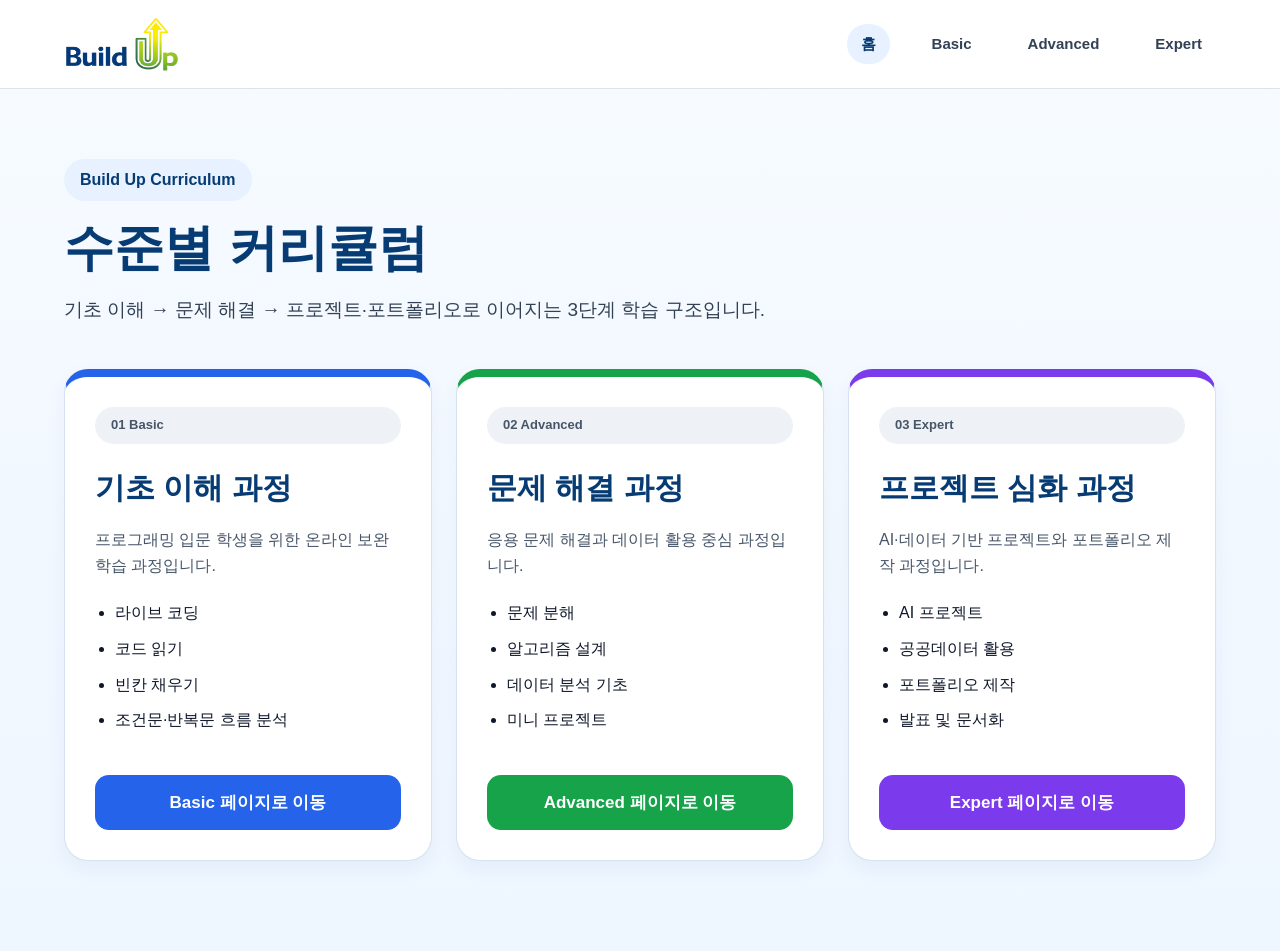
<file: index.html>
<!DOCTYPE html>
<html lang="ko">
<head>
<meta charset="UTF-8" />
<meta name="viewport" content="width=device-width, initial-scale=1.0"/>

<title>Build Up</title>

<link rel="icon" href="favicon.png" type="image/png" />
<link rel="shortcut icon" href="favicon.png" type="image/png" />

<style>
*{
    margin:0;
    padding:0;
    box-sizing:border-box;
}

body{
    font-family:'Pretendard','Noto Sans KR',Arial,sans-serif;
    background:linear-gradient(180deg,#f7fbff 0%,#eef6ff 100%);
    color:#0f172a;
    line-height:1.6;
}

a{
    text-decoration:none;
    color:inherit;
}

header{
    width:100%;
    background:white;
    border-bottom:1px solid #dbe2ea;
    position:sticky;
    top:0;
    z-index:100;
}

.header-inner{
    max-width:1200px;
    margin:0 auto;
    padding:16px 24px;
    display:flex;
    justify-content:space-between;
    align-items:center;
}

.logo img{
    height:56px;
    display:block;
}

nav{
    display:flex;
    gap:28px;
    align-items:center;
}

nav a{
    font-size:15px;
    font-weight:800;
    color:#334155;
    padding:8px 14px;
    border-radius:999px;
}

nav a:hover,
nav a.active{
    color:#063b73;
    background:#e7f1ff;
}

main{
    max-width:1200px;
    margin:0 auto;
    padding:70px 24px 90px;
}

.badge{
    display:inline-block;
    background:#e7f1ff;
    color:#063b73;
    font-weight:900;
    padding:8px 16px;
    border-radius:999px;
    margin-bottom:16px;
}

.hero-title{
    font-size:50px;
    font-weight:900;
    color:#063b73;
    line-height:1.25;
    margin-bottom:16px;
}

.hero-desc{
    font-size:19px;
    color:#334155;
    margin-bottom:44px;
}

.card-grid{
    display:grid;
    grid-template-columns:repeat(3,1fr);
    gap:24px;
}

.card{
    background:white;
    border-radius:24px;
    padding:30px;
    box-shadow:0 8px 20px rgba(15,63,125,0.05);
    border:1px solid #d6e2ef;
    border-top:8px solid #2563eb;
    display:flex;
    flex-direction:column;
    min-height:430px;
}

.card.advanced{
    border-top-color:#16a34a;
}

.card.expert{
    border-top-color:#7c3aed;
}

.level{
    display:inline-block;
    background:#eef2f7;
    color:#475569;
    padding:8px 16px;
    border-radius:999px;
    font-size:13px;
    font-weight:800;
    margin-bottom:24px;
}

.card h2{
    font-size:30px;
    font-weight:900;
    color:#063b73;
    margin-bottom:20px;
    line-height:1.3;
}

.card p{
    color:#475569;
    margin-bottom:22px;
}

.card ul{
    padding-left:20px;
    margin-bottom:32px;
}

.card li{
    margin-bottom:10px;
}

.move-btn{
    margin-top:auto;
    width:100%;
    border:none;
    border-radius:14px;
    padding:16px;
    color:white;
    font-size:17px;
    font-weight:900;
    cursor:pointer;
    transition:0.2s;
}

.move-btn:hover{
    transform:translateY(-2px);
}

.basic-btn{
    background:#2563eb;
}

.advanced-btn{
    background:#16a34a;
}

.expert-btn{
    background:#7c3aed;
}

@media(max-width:900px){
    .header-inner{
        flex-direction:column;
        gap:12px;
    }

    nav{
        gap:10px;
        flex-wrap:wrap;
        justify-content:center;
    }

    main{
        padding:44px 18px 70px;
    }

    .hero-title{
        font-size:34px;
    }

    .hero-desc{
        font-size:16px;
    }

    .card-grid{
        grid-template-columns:1fr;
    }

    .card{
        min-height:auto;
    }

    .logo img{
        height:52px;
    }
}
</style>
</head>

<body>

<header>
    <div class="header-inner">
        <a href="index.html" class="logo">
            <img src="logo.png" alt="Build Up Logo">
        </a>

        <nav>
            <a href="index.html" class="active">홈</a>
            <a href="basic.html">Basic</a>
            <a href="advanced.html">Advanced</a>
            <a href="expert.html">Expert</a>
        </nav>
    </div>
</header>

<main>

    <span class="badge">Build Up Curriculum</span>

    <h1 class="hero-title">
        수준별 커리큘럼
    </h1>

    <p class="hero-desc">
        기초 이해 → 문제 해결 → 프로젝트·포트폴리오로 이어지는 3단계 학습 구조입니다.
    </p>

    <section class="card-grid">

        <div class="card basic">

            <div class="level">01 Basic</div>

            <h2>기초 이해 과정</h2>

            <p>
                프로그래밍 입문 학생을 위한 온라인 보완학습 과정입니다.
            </p>

            <ul>
                <li>라이브 코딩</li>
                <li>코드 읽기</li>
                <li>빈칸 채우기</li>
                <li>조건문·반복문 흐름 분석</li>
            </ul>

            <button
                class="move-btn basic-btn"
                onclick="window.location.href='https://www.edufit.app/ko/chatbot/classrooms/d83e6226-ee06-4d1c-bdfb-2e4157f066a3'"
            >
                Basic 페이지로 이동
            </button>

        </div>

        <div class="card advanced">

            <div class="level">02 Advanced</div>

            <h2>문제 해결 과정</h2>

            <p>
                응용 문제 해결과 데이터 활용 중심 과정입니다.
            </p>

            <ul>
                <li>문제 분해</li>
                <li>알고리즘 설계</li>
                <li>데이터 분석 기초</li>
                <li>미니 프로젝트</li>
            </ul>

            <button
                class="move-btn advanced-btn"
                onclick="window.location.href='advanced.html'"
            >
                Advanced 페이지로 이동
            </button>

        </div>

        <div class="card expert">

            <div class="level">03 Expert</div>

            <h2>프로젝트 심화 과정</h2>

            <p>
                AI·데이터 기반 프로젝트와 포트폴리오 제작 과정입니다.
            </p>

            <ul>
                <li>AI 프로젝트</li>
                <li>공공데이터 활용</li>
                <li>포트폴리오 제작</li>
                <li>발표 및 문서화</li>
            </ul>

            <button
                class="move-btn expert-btn"
                onclick="window.location.href='expert.html'"
            >
                Expert 페이지로 이동
            </button>

        </div>

    </section>

</main>

</body>
</html>
</file>
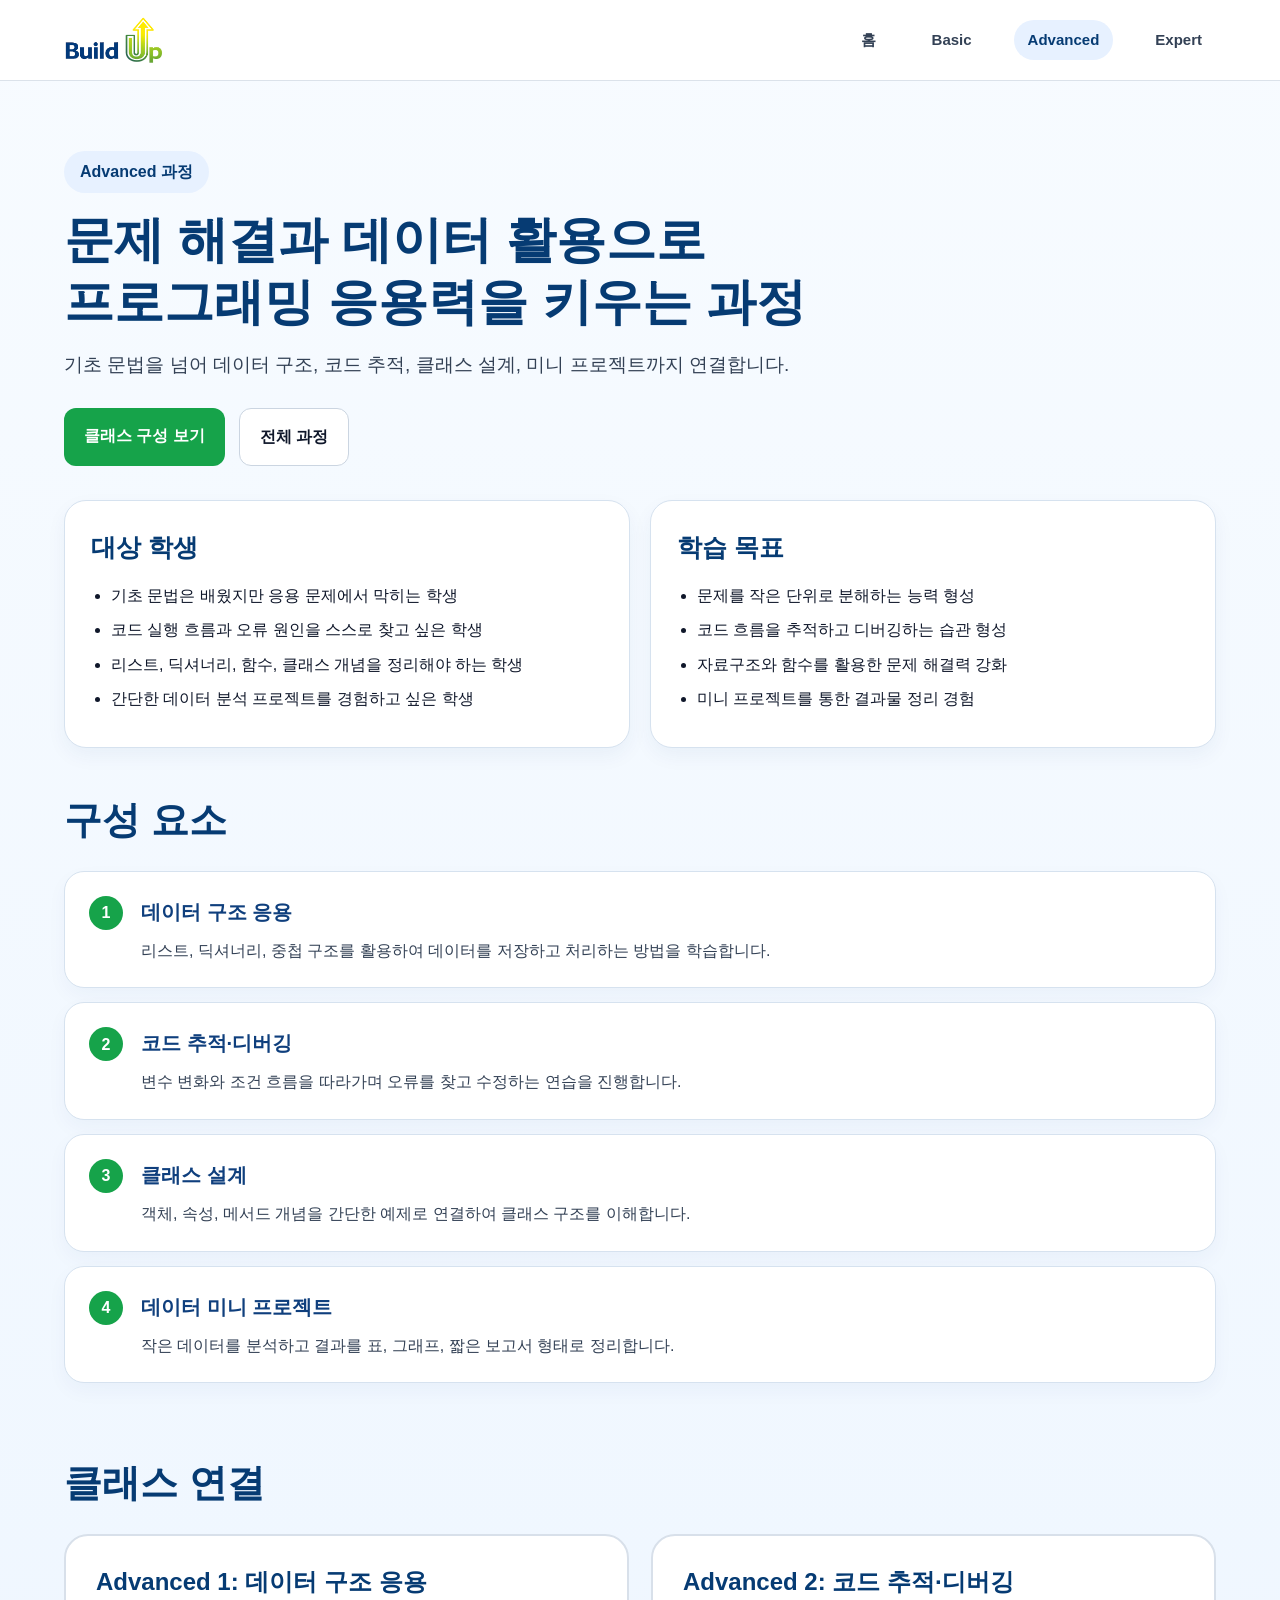
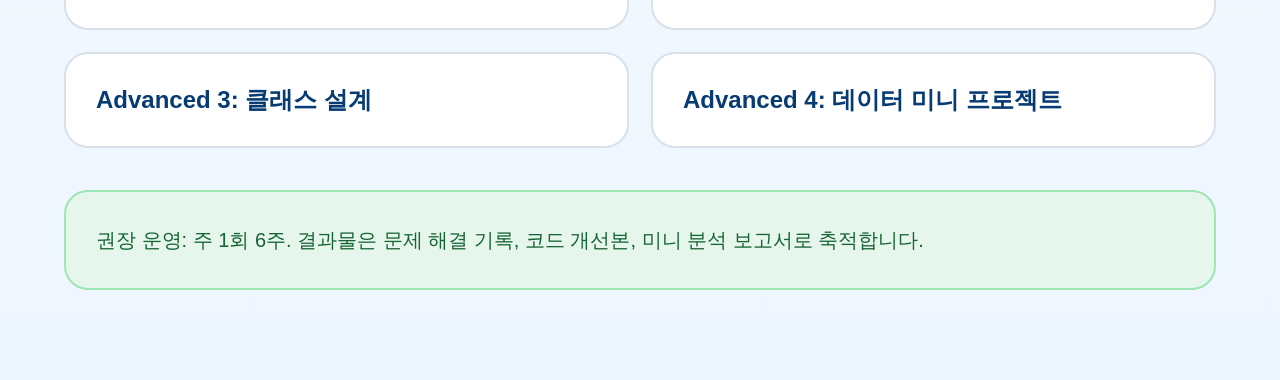
<file: advanced.html>
<!DOCTYPE html>
<html lang="ko">
<head>
<meta charset="UTF-8" />
<meta name="viewport" content="width=device-width, initial-scale=1.0"/>

<title>Build Up - Advanced</title>

<style>
*{
    margin:0;
    padding:0;
    box-sizing:border-box;
}

body{
    font-family:'Pretendard','Noto Sans KR',Arial,sans-serif;
    background:linear-gradient(180deg,#f7fbff 0%,#eef6ff 100%);
    color:#0f172a;
    line-height:1.6;
}

a{
    text-decoration:none;
    color:inherit;
}

header{
    width:100%;
    background:white;
    border-bottom:1px solid #dbe2ea;
    position:sticky;
    top:0;
    z-index:100;
}

.header-inner{
    max-width:1200px;
    margin:0 auto;
    padding:16px 24px;
    display:flex;
    justify-content:space-between;
    align-items:center;
}

.logo img{
    height:48px;
    display:block;
}

nav{
    display:flex;
    gap:28px;
    align-items:center;
}

nav a{
    font-size:15px;
    font-weight:800;
    color:#334155;
    padding:8px 14px;
    border-radius:999px;
}

nav a:hover,
nav a.active{
    color:#063b73;
    background:#e7f1ff;
}

main{
    max-width:1200px;
    margin:0 auto;
    padding:70px 24px 90px;
}

.badge{
    display:inline-block;
    background:#e7f1ff;
    color:#063b73;
    font-weight:900;
    padding:8px 16px;
    border-radius:999px;
    margin-bottom:16px;
}

.hero-title{
    font-size:50px;
    font-weight:900;
    color:#063b73;
    line-height:1.25;
    margin-bottom:16px;
}

.hero-desc{
    font-size:19px;
    color:#334155;
    margin-bottom:28px;
}

.hero-buttons{
    display:flex;
    gap:14px;
    margin-bottom:34px;
}

.primary-btn,
.secondary-btn{
    border:none;
    border-radius:12px;
    padding:15px 20px;
    font-size:16px;
    font-weight:900;
    cursor:pointer;
}

.primary-btn{
    background:#16a34a;
    color:white;
}

.secondary-btn{
    background:white;
    color:#0f172a;
    border:1px solid #cbd5e1;
}

.info-grid{
    display:grid;
    grid-template-columns:1fr 1fr;
    gap:20px;
    margin-bottom:42px;
}

.info-card{
    background:white;
    border:1px solid #d6e2ef;
    border-radius:22px;
    padding:26px;
    box-shadow:0 8px 20px rgba(15,63,125,0.05);
}

.info-card h2{
    color:#063b73;
    font-size:25px;
    margin-bottom:16px;
}

.info-card ul{
    padding-left:20px;
}

.info-card li{
    margin-bottom:9px;
}

.section-title{
    font-size:38px;
    font-weight:900;
    color:#063b73;
    margin:36px 0 20px;
}

.step-list{
    display:flex;
    flex-direction:column;
    gap:14px;
}

.step-card{
    background:white;
    border:1px solid #d6e2ef;
    border-radius:20px;
    padding:24px;
    display:flex;
    gap:18px;
    align-items:flex-start;
    box-shadow:0 8px 20px rgba(15,63,125,0.04);
}

.step-number{
    min-width:34px;
    height:34px;
    border-radius:50%;
    background:#16a34a;
    color:white;
    display:flex;
    align-items:center;
    justify-content:center;
    font-weight:900;
}

.step-card h3{
    font-size:20px;
    color:#0f3f7d;
    margin-bottom:10px;
}

.step-card p{
    color:#334155;
}

.class-connect{
    margin-top:70px;
    position:relative;
    z-index:20;
}

.class-grid{
    display:grid;
    grid-template-columns:repeat(2,1fr);
    gap:22px;
    position:relative;
    z-index:30;
}

.class-box{
    width:100%;
    background:white;
    border:2px solid #d8e0ea;
    border-radius:24px;
    padding:30px;
    font-size:24px;
    font-weight:900;
    color:#063b73;
    text-align:left;
    cursor:pointer;
    transition:0.2s;
    font-family:inherit;

    position:relative;
    z-index:50;

    appearance:none;
    -webkit-appearance:none;

    pointer-events:auto;
}

.class-box:hover{
    transform:translateY(-3px);
    border-color:#16a34a;
    background:#f4fff8;
}

.notice-box{
    margin-top:42px;
    background:#e7f6ec;
    border:2px solid #9be6b1;
    border-radius:24px;
    padding:30px;
    color:#166534;
    font-size:20px;
    line-height:1.8;
}

/* 준비중 모달 */

.ready-modal{
    display:none;
    position:fixed;
    inset:0;
    background:rgba(0,0,0,0.35);
    z-index:99999;
    align-items:center;
    justify-content:center;
    padding:20px;
}

.ready-box{
    background:white;
    width:100%;
    max-width:360px;
    padding:36px 32px;
    border-radius:22px;
    text-align:center;
    box-shadow:0 10px 30px rgba(0,0,0,0.2);
}

.ready-box p{
    font-size:24px;
    font-weight:900;
    color:#063b73;
    margin-bottom:24px;
}

.ready-box button{
    border:none;
    border-radius:12px;
    padding:13px 30px;
    background:#16a34a;
    color:white;
    font-size:16px;
    font-weight:900;
    cursor:pointer;
}

.ready-box button:hover{
    background:#12843d;
}

@media(max-width:900px){
    .header-inner{
        flex-direction:column;
        gap:12px;
    }

    nav{
        gap:10px;
        flex-wrap:wrap;
        justify-content:center;
    }

    main{
        padding:44px 18px 70px;
    }

    .hero-title{
        font-size:34px;
    }

    .hero-desc{
        font-size:16px;
    }

    .hero-buttons{
        flex-direction:column;
    }

    .info-grid,
    .class-grid{
        grid-template-columns:1fr;
    }

    .section-title{
        font-size:30px;
    }

    .class-box{
        font-size:19px;
        padding:24px;
    }

    .notice-box{
        font-size:17px;
    }
}
</style>
</head>

<body>

<header>
    <div class="header-inner">
        <a href="index.html" class="logo">
            <img src="logo.png" alt="Build Up Logo">
        </a>

        <nav>
            <a href="index.html">홈</a>
            <a href="basic.html">Basic</a>
            <a href="advanced.html" class="active">Advanced</a>
            <a href="expert.html">Expert</a>
        </nav>
    </div>
</header>

<main>

    <span class="badge">Advanced 과정</span>

    <h1 class="hero-title">
        문제 해결과 데이터 활용으로<br>
        프로그래밍 응용력을 키우는 과정
    </h1>

    <p class="hero-desc">
        기초 문법을 넘어 데이터 구조, 코드 추적, 클래스 설계, 미니 프로젝트까지 연결합니다.
    </p>

    <div class="hero-buttons">
        <button class="primary-btn" type="button" onclick="showReadyModal(); return false;">
            클래스 구성 보기
        </button>

        <a href="index.html" class="secondary-btn">
            전체 과정
        </a>
    </div>

    <section class="info-grid">

        <div class="info-card">
            <h2>대상 학생</h2>
            <ul>
                <li>기초 문법은 배웠지만 응용 문제에서 막히는 학생</li>
                <li>코드 실행 흐름과 오류 원인을 스스로 찾고 싶은 학생</li>
                <li>리스트, 딕셔너리, 함수, 클래스 개념을 정리해야 하는 학생</li>
                <li>간단한 데이터 분석 프로젝트를 경험하고 싶은 학생</li>
            </ul>
        </div>

        <div class="info-card">
            <h2>학습 목표</h2>
            <ul>
                <li>문제를 작은 단위로 분해하는 능력 형성</li>
                <li>코드 흐름을 추적하고 디버깅하는 습관 형성</li>
                <li>자료구조와 함수를 활용한 문제 해결력 강화</li>
                <li>미니 프로젝트를 통한 결과물 정리 경험</li>
            </ul>
        </div>

    </section>

    <h2 class="section-title">구성 요소</h2>

    <section class="step-list">

        <div class="step-card">
            <div class="step-number">1</div>
            <div>
                <h3>데이터 구조 응용</h3>
                <p>리스트, 딕셔너리, 중첩 구조를 활용하여 데이터를 저장하고 처리하는 방법을 학습합니다.</p>
            </div>
        </div>

        <div class="step-card">
            <div class="step-number">2</div>
            <div>
                <h3>코드 추적·디버깅</h3>
                <p>변수 변화와 조건 흐름을 따라가며 오류를 찾고 수정하는 연습을 진행합니다.</p>
            </div>
        </div>

        <div class="step-card">
            <div class="step-number">3</div>
            <div>
                <h3>클래스 설계</h3>
                <p>객체, 속성, 메서드 개념을 간단한 예제로 연결하여 클래스 구조를 이해합니다.</p>
            </div>
        </div>

        <div class="step-card">
            <div class="step-number">4</div>
            <div>
                <h3>데이터 미니 프로젝트</h3>
                <p>작은 데이터를 분석하고 결과를 표, 그래프, 짧은 보고서 형태로 정리합니다.</p>
            </div>
        </div>

    </section>

    <section class="class-connect">

        <h2 class="section-title">클래스 연결</h2>

        <div class="class-grid">

            <button class="class-box" type="button" onclick="showReadyModal(); return false;">
                Advanced 1: 데이터 구조 응용
            </button>

            <button class="class-box" type="button" onclick="showReadyModal(); return false;">
                Advanced 2: 코드 추적·디버깅
            </button>

            <button class="class-box" type="button" onclick="showReadyModal(); return false;">
                Advanced 3: 클래스 설계
            </button>

            <button class="class-box" type="button" onclick="showReadyModal(); return false;">
                Advanced 4: 데이터 미니 프로젝트
            </button>

        </div>

        <div class="notice-box">
            권장 운영: 주 1회 6주. 결과물은 문제 해결 기록, 코드 개선본, 미니 분석 보고서로 축적합니다.
        </div>

    </section>

</main>

<div id="readyModal" class="ready-modal">
    <div class="ready-box">
        <p>준비중입니다.</p>
        <button type="button" onclick="closeReadyModal(); return false;">확인</button>
    </div>
</div>

<script>
document.addEventListener("DOMContentLoaded", function(){

    window.showReadyModal = function(){
        var modal = document.getElementById("readyModal");
        if(modal){
            modal.style.display = "flex";
        }
    };

    window.closeReadyModal = function(){
        var modal = document.getElementById("readyModal");
        if(modal){
            modal.style.display = "none";
        }
    };

});
</script>

</body>
</html>
</file>
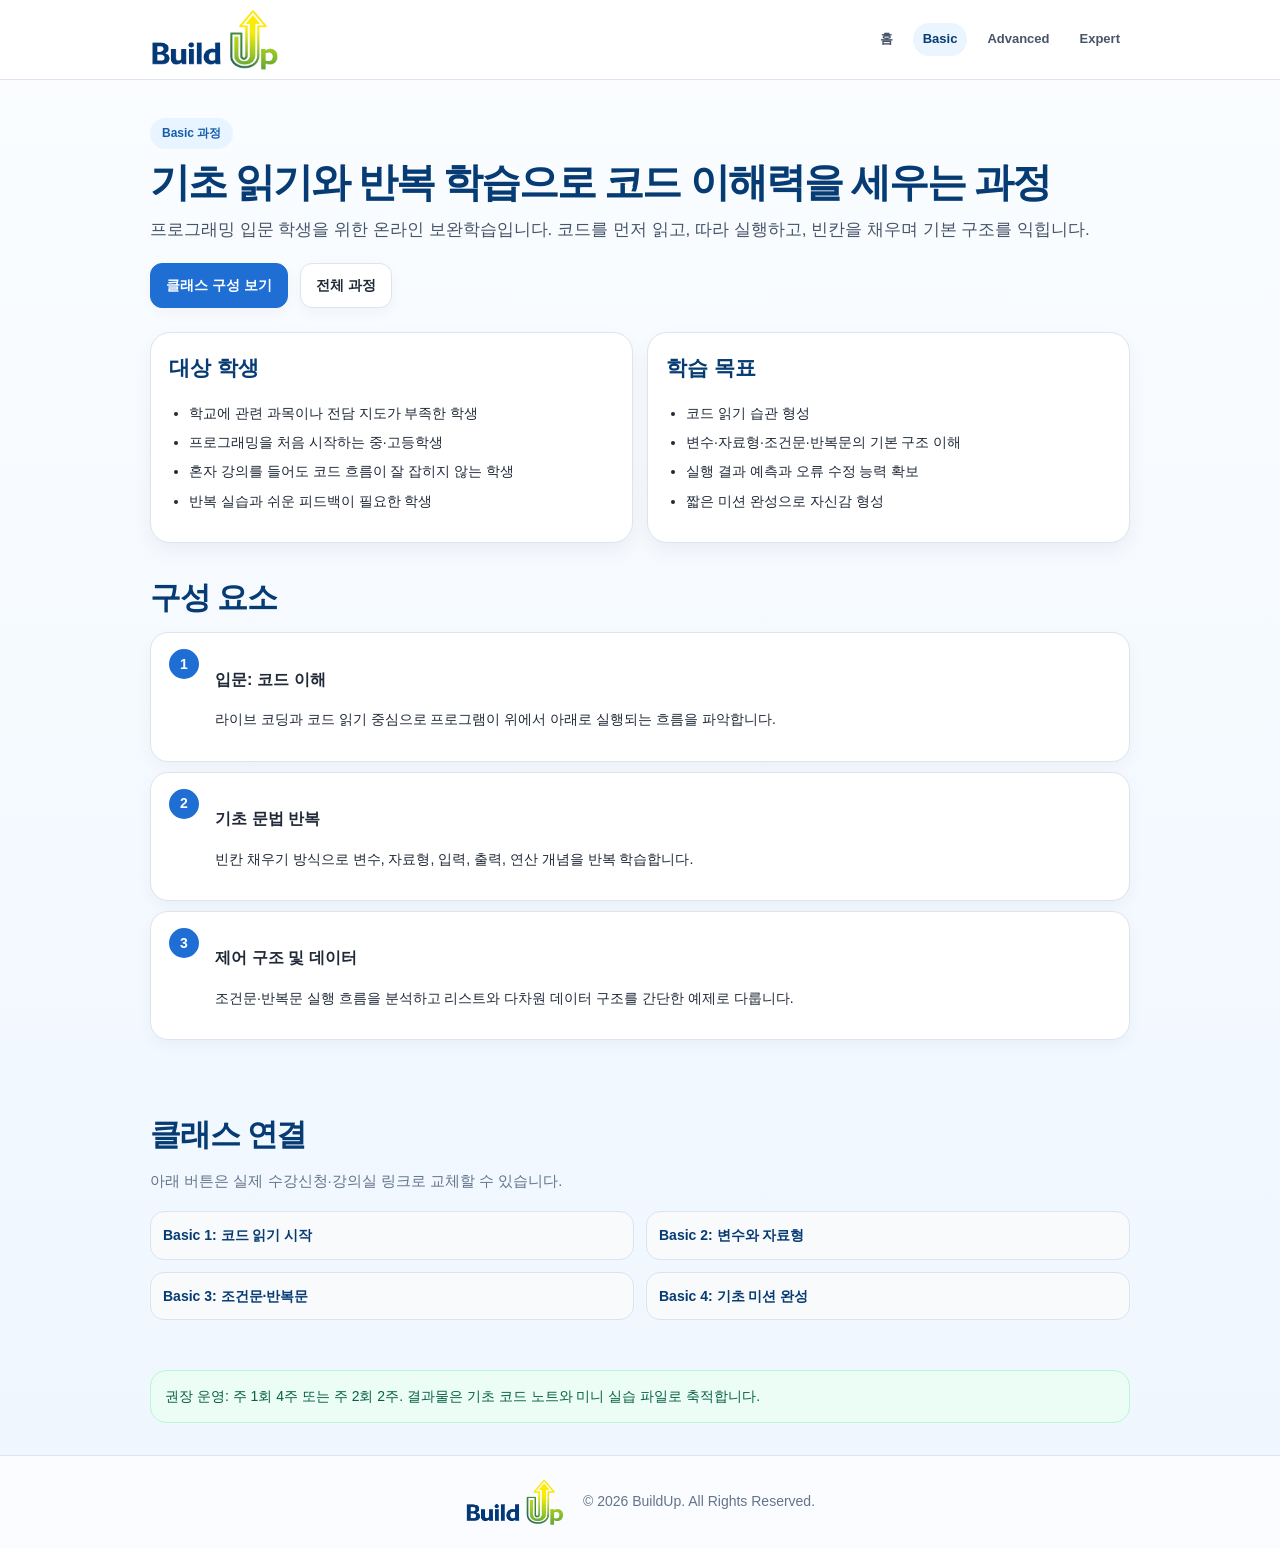
<file: basic.html>
<!doctype html>
<html lang="ko">
<head>
  <meta charset="utf-8">
  <meta name="viewport" content="width=device-width, initial-scale=1">
  <title>BuildUp Basic | 기초 이해 과정</title>
  <link rel="icon" type="image/png" href="favicon.png">
  <link rel="stylesheet" href="styles.css">
</head>
<body>
  <header class="nav"><div class="wrap nav-inner"><a class="brand" href="index.html"><img src="logo.png" alt="BuildUp 로고"></a><nav class="nav-links"><a href="index.html">홈</a><a href="basic.html" class="active">Basic</a><a href="advanced.html">Advanced</a><a href="expert.html">Expert</a></nav></div></header>
  <main class="wrap">
    <section class="page-hero">
      <span class="badge">Basic 과정</span>
      <h1>기초 읽기와 반복 학습으로 코드 이해력을 세우는 과정</h1>
      <p class="lead">프로그래밍 입문 학생을 위한 온라인 보완학습입니다. 코드를 먼저 읽고, 따라 실행하고, 빈칸을 채우며 기본 구조를 익힙니다.</p>
      <div class="actions"><a class="btn primary" href="#classes">클래스 구성 보기</a><a class="btn" href="index.html#curriculum">전체 과정</a></div>
    </section>
    <section class="page-grid">
      <div class="page-card"><h2>대상 학생</h2><ul><li>학교에 관련 과목이나 전담 지도가 부족한 학생</li><li>프로그래밍을 처음 시작하는 중·고등학생</li><li>혼자 강의를 들어도 코드 흐름이 잘 잡히지 않는 학생</li><li>반복 실습과 쉬운 피드백이 필요한 학생</li></ul></div>
      <div class="page-card"><h2>학습 목표</h2><ul><li>코드 읽기 습관 형성</li><li>변수·자료형·조건문·반복문의 기본 구조 이해</li><li>실행 결과 예측과 오류 수정 능력 확보</li><li>짧은 미션 완성으로 자신감 형성</li></ul></div>
    </section>
    <section class="section"><h2>구성 요소</h2><div class="step"><h3>입문: 코드 이해</h3><p>라이브 코딩과 코드 읽기 중심으로 프로그램이 위에서 아래로 실행되는 흐름을 파악합니다.</p></div><div class="step"><h3>기초 문법 반복</h3><p>빈칸 채우기 방식으로 변수, 자료형, 입력, 출력, 연산 개념을 반복 학습합니다.</p></div><div class="step"><h3>제어 구조 및 데이터</h3><p>조건문·반복문 실행 흐름을 분석하고 리스트와 다차원 데이터 구조를 간단한 예제로 다룹니다.</p></div></section>
    <section id="classes" class="section"><h2>클래스 연결</h2><p class="section-desc">아래 버튼은 실제 수강신청·강의실 링크로 교체할 수 있습니다.</p><div class="class-links"><a href="#">Basic 1: 코드 읽기 시작</a><a href="#">Basic 2: 변수와 자료형</a><a href="#">Basic 3: 조건문·반복문</a><a href="#">Basic 4: 기초 미션 완성</a></div></section>
    <div class="notice">권장 운영: 주 1회 4주 또는 주 2회 2주. 결과물은 기초 코드 노트와 미니 실습 파일로 축적합니다.</div>
  </main>
  <footer class="footer"><div class="wrap footer-inner"><img src="logo.png" alt="BuildUp 로고"><p>© 2026 BuildUp. All Rights Reserved.</p></div></footer>
</body>
</html>
</file>
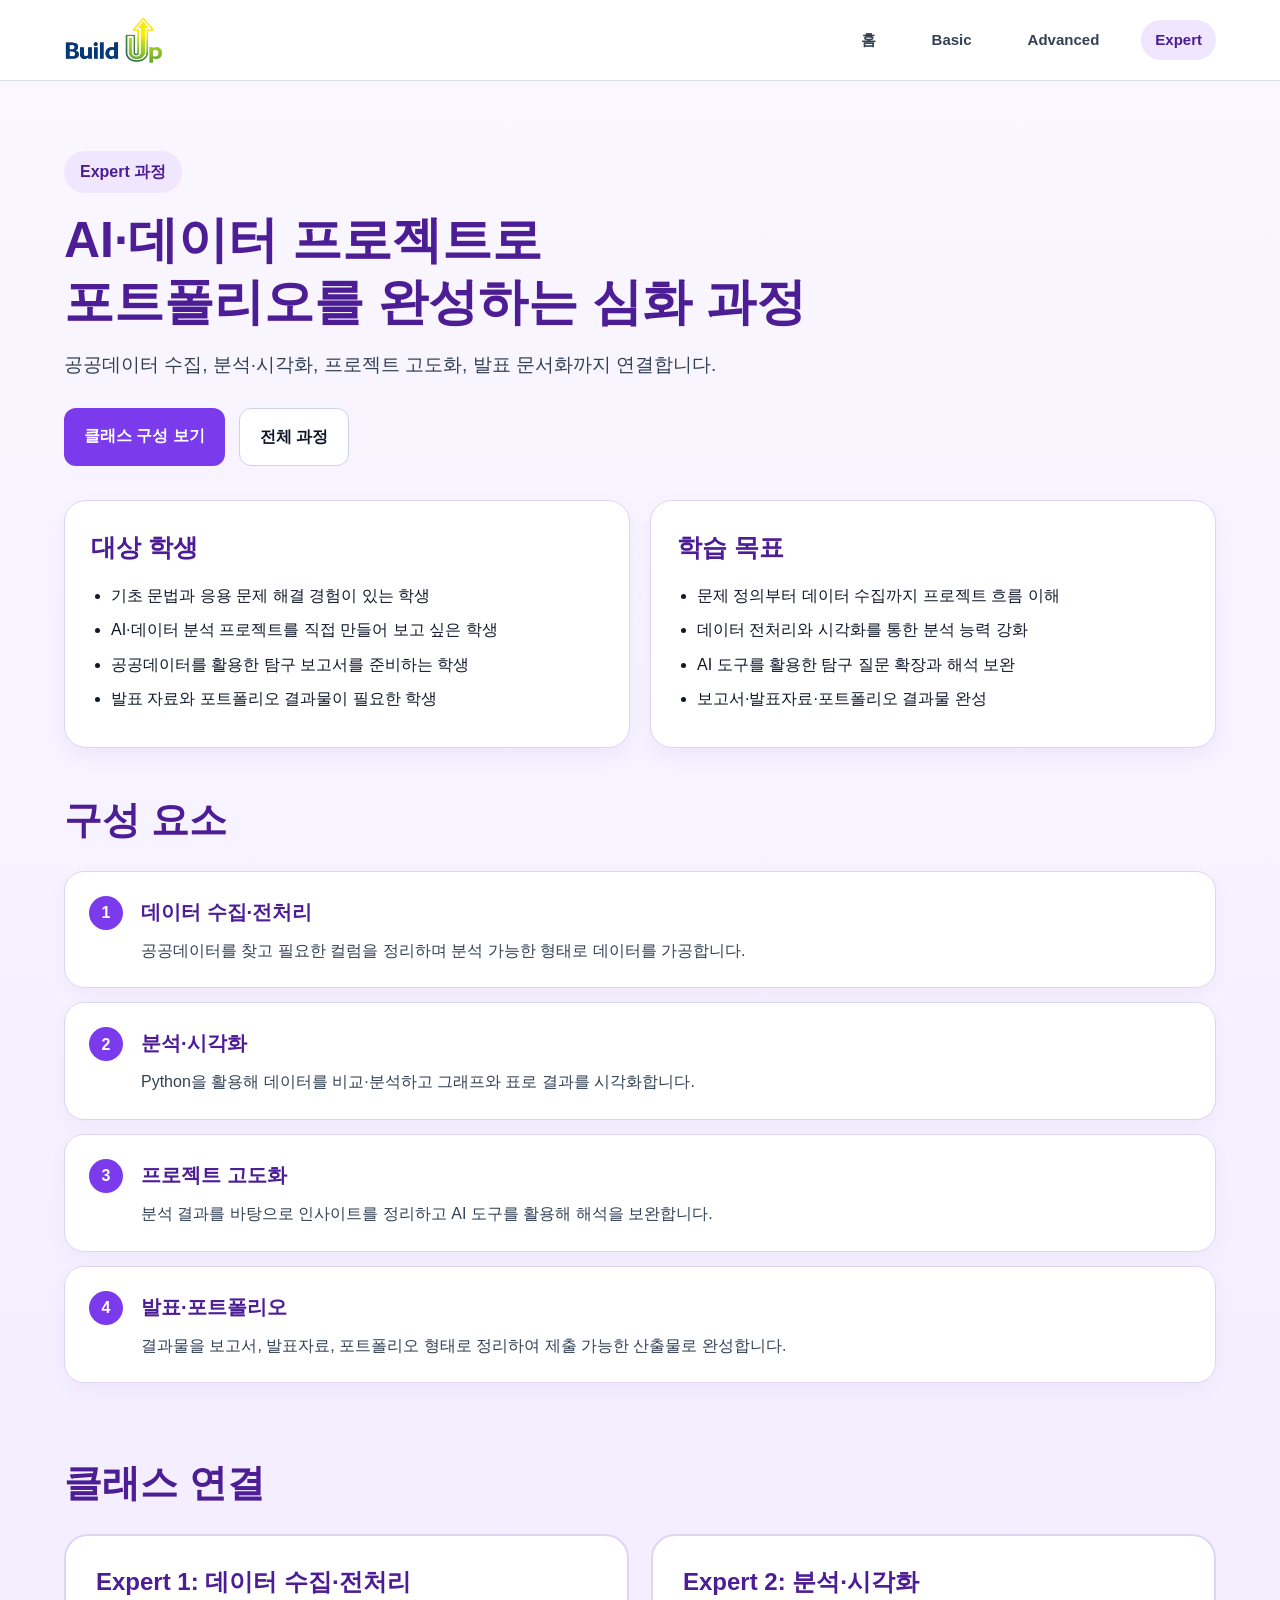
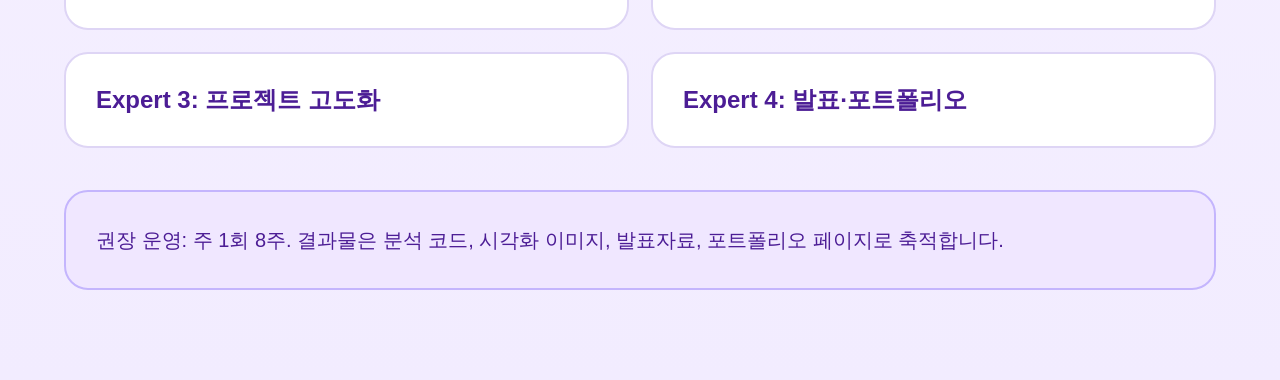
<file: expert.html>
<!DOCTYPE html>
<html lang="ko">
<head>
<meta charset="UTF-8" />
<meta name="viewport" content="width=device-width, initial-scale=1.0"/>

<title>Build Up - Expert</title>

<style>
*{
    margin:0;
    padding:0;
    box-sizing:border-box;
}

body{
    font-family:'Pretendard','Noto Sans KR',Arial,sans-serif;
    background:linear-gradient(180deg,#faf7ff 0%,#f2ecff 100%);
    color:#0f172a;
    line-height:1.6;
}

a{
    text-decoration:none;
    color:inherit;
}

header{
    width:100%;
    background:white;
    border-bottom:1px solid #dbe2ea;
    position:sticky;
    top:0;
    z-index:100;
}

.header-inner{
    max-width:1200px;
    margin:0 auto;
    padding:16px 24px;
    display:flex;
    justify-content:space-between;
    align-items:center;
}

.logo img{
    height:48px;
    display:block;
}

nav{
    display:flex;
    gap:28px;
    align-items:center;
}

nav a{
    font-size:15px;
    font-weight:800;
    color:#334155;
    padding:8px 14px;
    border-radius:999px;
}

nav a:hover,
nav a.active{
    color:#4c1d95;
    background:#f0e7ff;
}

main{
    max-width:1200px;
    margin:0 auto;
    padding:70px 24px 90px;
}

.badge{
    display:inline-block;
    background:#f0e7ff;
    color:#4c1d95;
    font-weight:900;
    padding:8px 16px;
    border-radius:999px;
    margin-bottom:16px;
}

.hero-title{
    font-size:50px;
    font-weight:900;
    color:#4c1d95;
    line-height:1.25;
    margin-bottom:16px;
}

.hero-desc{
    font-size:19px;
    color:#334155;
    margin-bottom:28px;
}

.hero-buttons{
    display:flex;
    gap:14px;
    margin-bottom:34px;
}

.primary-btn,
.secondary-btn{
    border:none;
    border-radius:12px;
    padding:15px 20px;
    font-size:16px;
    font-weight:900;
    cursor:pointer;
}

.primary-btn{
    background:#7c3aed;
    color:white;
}

.secondary-btn{
    background:white;
    color:#0f172a;
    border:1px solid #cbd5e1;
}

.info-grid{
    display:grid;
    grid-template-columns:1fr 1fr;
    gap:20px;
    margin-bottom:42px;
}

.info-card{
    background:white;
    border:1px solid #ded5f5;
    border-radius:22px;
    padding:26px;
    box-shadow:0 8px 20px rgba(76,29,149,0.05);
}

.info-card h2{
    color:#4c1d95;
    font-size:25px;
    margin-bottom:16px;
}

.info-card ul{
    padding-left:20px;
}

.info-card li{
    margin-bottom:9px;
}

.section-title{
    font-size:38px;
    font-weight:900;
    color:#4c1d95;
    margin:36px 0 20px;
}

.step-list{
    display:flex;
    flex-direction:column;
    gap:14px;
}

.step-card{
    background:white;
    border:1px solid #ded5f5;
    border-radius:20px;
    padding:24px;
    display:flex;
    gap:18px;
    align-items:flex-start;
    box-shadow:0 8px 20px rgba(76,29,149,0.04);
}

.step-number{
    min-width:34px;
    height:34px;
    border-radius:50%;
    background:#7c3aed;
    color:white;
    display:flex;
    align-items:center;
    justify-content:center;
    font-weight:900;
}

.step-card h3{
    font-size:20px;
    color:#4c1d95;
    margin-bottom:10px;
}

.step-card p{
    color:#334155;
}

.class-connect{
    margin-top:70px;
    position:relative;
    z-index:20;
}

.class-grid{
    display:grid;
    grid-template-columns:repeat(2,1fr);
    gap:22px;
    position:relative;
    z-index:30;
}

.class-box{
    width:100%;
    background:white;
    border:2px solid #ded5f5;
    border-radius:24px;
    padding:30px;
    font-size:24px;
    font-weight:900;
    color:#4c1d95;
    text-align:left;
    cursor:pointer;
    transition:0.2s;
    font-family:inherit;

    position:relative;
    z-index:50;

    appearance:none;
    -webkit-appearance:none;

    pointer-events:auto;
}

.class-box:hover{
    transform:translateY(-3px);
    border-color:#7c3aed;
    background:#faf7ff;
}

.notice-box{
    margin-top:42px;
    background:#f0e7ff;
    border:2px solid #c4b5fd;
    border-radius:24px;
    padding:30px;
    color:#4c1d95;
    font-size:20px;
    line-height:1.8;
}

/* 준비중 모달 */

.ready-modal{
    display:none;
    position:fixed;
    inset:0;
    background:rgba(0,0,0,0.35);
    z-index:99999;
    align-items:center;
    justify-content:center;
    padding:20px;
}

.ready-box{
    background:white;
    width:100%;
    max-width:360px;
    padding:36px 32px;
    border-radius:22px;
    text-align:center;
    box-shadow:0 10px 30px rgba(0,0,0,0.2);
}

.ready-box p{
    font-size:24px;
    font-weight:900;
    color:#4c1d95;
    margin-bottom:24px;
}

.ready-box button{
    border:none;
    border-radius:12px;
    padding:13px 30px;
    background:#7c3aed;
    color:white;
    font-size:16px;
    font-weight:900;
    cursor:pointer;
}

.ready-box button:hover{
    background:#5b21b6;
}

@media(max-width:900px){
    .header-inner{
        flex-direction:column;
        gap:12px;
    }

    nav{
        gap:10px;
        flex-wrap:wrap;
        justify-content:center;
    }

    main{
        padding:44px 18px 70px;
    }

    .hero-title{
        font-size:34px;
    }

    .hero-desc{
        font-size:16px;
    }

    .hero-buttons{
        flex-direction:column;
    }

    .info-grid,
    .class-grid{
        grid-template-columns:1fr;
    }

    .section-title{
        font-size:30px;
    }

    .class-box{
        font-size:19px;
        padding:24px;
    }

    .notice-box{
        font-size:17px;
    }
}
</style>
</head>

<body>

<header>
    <div class="header-inner">
        <a href="index.html" class="logo">
            <img src="logo.png" alt="Build Up Logo">
        </a>

        <nav>
            <a href="index.html">홈</a>
            <a href="basic.html">Basic</a>
            <a href="advanced.html">Advanced</a>
            <a href="expert.html" class="active">Expert</a>
        </nav>
    </div>
</header>

<main>

    <span class="badge">Expert 과정</span>

    <h1 class="hero-title">
        AI·데이터 프로젝트로<br>
        포트폴리오를 완성하는 심화 과정
    </h1>

    <p class="hero-desc">
        공공데이터 수집, 분석·시각화, 프로젝트 고도화, 발표 문서화까지 연결합니다.
    </p>

    <div class="hero-buttons">
        <button class="primary-btn" type="button" onclick="showReadyModal(); return false;">
            클래스 구성 보기
        </button>

        <a href="index.html" class="secondary-btn">
            전체 과정
        </a>
    </div>

    <section class="info-grid">

        <div class="info-card">
            <h2>대상 학생</h2>
            <ul>
                <li>기초 문법과 응용 문제 해결 경험이 있는 학생</li>
                <li>AI·데이터 분석 프로젝트를 직접 만들어 보고 싶은 학생</li>
                <li>공공데이터를 활용한 탐구 보고서를 준비하는 학생</li>
                <li>발표 자료와 포트폴리오 결과물이 필요한 학생</li>
            </ul>
        </div>

        <div class="info-card">
            <h2>학습 목표</h2>
            <ul>
                <li>문제 정의부터 데이터 수집까지 프로젝트 흐름 이해</li>
                <li>데이터 전처리와 시각화를 통한 분석 능력 강화</li>
                <li>AI 도구를 활용한 탐구 질문 확장과 해석 보완</li>
                <li>보고서·발표자료·포트폴리오 결과물 완성</li>
            </ul>
        </div>

    </section>

    <h2 class="section-title">구성 요소</h2>

    <section class="step-list">

        <div class="step-card">
            <div class="step-number">1</div>
            <div>
                <h3>데이터 수집·전처리</h3>
                <p>공공데이터를 찾고 필요한 컬럼을 정리하며 분석 가능한 형태로 데이터를 가공합니다.</p>
            </div>
        </div>

        <div class="step-card">
            <div class="step-number">2</div>
            <div>
                <h3>분석·시각화</h3>
                <p>Python을 활용해 데이터를 비교·분석하고 그래프와 표로 결과를 시각화합니다.</p>
            </div>
        </div>

        <div class="step-card">
            <div class="step-number">3</div>
            <div>
                <h3>프로젝트 고도화</h3>
                <p>분석 결과를 바탕으로 인사이트를 정리하고 AI 도구를 활용해 해석을 보완합니다.</p>
            </div>
        </div>

        <div class="step-card">
            <div class="step-number">4</div>
            <div>
                <h3>발표·포트폴리오</h3>
                <p>결과물을 보고서, 발표자료, 포트폴리오 형태로 정리하여 제출 가능한 산출물로 완성합니다.</p>
            </div>
        </div>

    </section>

    <section class="class-connect">

        <h2 class="section-title">클래스 연결</h2>

        <div class="class-grid">

            <button class="class-box" type="button" onclick="showReadyModal(); return false;">
                Expert 1: 데이터 수집·전처리
            </button>

            <button class="class-box" type="button" onclick="showReadyModal(); return false;">
                Expert 2: 분석·시각화
            </button>

            <button class="class-box" type="button" onclick="showReadyModal(); return false;">
                Expert 3: 프로젝트 고도화
            </button>

            <button class="class-box" type="button" onclick="showReadyModal(); return false;">
                Expert 4: 발표·포트폴리오
            </button>

        </div>

        <div class="notice-box">
            권장 운영: 주 1회 8주. 결과물은 분석 코드, 시각화 이미지, 발표자료, 포트폴리오 페이지로 축적합니다.
        </div>

    </section>

</main>

<div id="readyModal" class="ready-modal">
    <div class="ready-box">
        <p>준비중입니다.</p>
        <button type="button" onclick="closeReadyModal(); return false;">확인</button>
    </div>
</div>

<script>
document.addEventListener("DOMContentLoaded", function(){

    window.showReadyModal = function(){
        var modal = document.getElementById("readyModal");
        if(modal){
            modal.style.display = "flex";
        }
    };

    window.closeReadyModal = function(){
        var modal = document.getElementById("readyModal");
        if(modal){
            modal.style.display = "none";
        }
    };

});
</script>

</body>
</html>
</file>
<file: styles.css>
:root{
  --navy:#063b73;
  --blue:#1f6ed4;
  --green:#7fc82f;
  --green-dark:#5aa51f;
  --violet:#7c3aed;
  --slate:#64748b;
  --light:#f7fbff;
  --line:#dbe4f0;
  --text:#1f2937;
  --card:#ffffff;
}
*{box-sizing:border-box}
html{scroll-behavior:smooth}
body{margin:0;font-family:Arial,'Noto Sans KR',sans-serif;color:var(--text);background:linear-gradient(180deg,#fbfdff 0%,#eef6ff 100%);line-height:1.6}
a{text-decoration:none;color:inherit}
.wrap{width:min(980px,90%);margin:auto}
.nav{position:sticky;top:0;z-index:10;background:rgba(255,255,255,.92);backdrop-filter:blur(10px);border-bottom:1px solid var(--line)}
.nav-inner{display:flex;justify-content:space-between;align-items:center;padding:8px 0;gap:18px}
.brand{display:flex;align-items:center;flex:0 0 auto}
.brand img{display:block;width:130px;max-width:34vw;height:auto}
.nav-links{display:flex;gap:10px;flex-wrap:wrap;align-items:center;justify-content:flex-end}
.nav-links a{font-size:13px;color:#475569;font-weight:800;padding:6px 10px;border-radius:999px}
.nav-links a:hover,.nav-links a.active{background:#eaf5ff;color:var(--navy)}
.hero{padding:42px 0 32px}
.hero-grid{display:grid;grid-template-columns:1.12fr .88fr;gap:24px;align-items:center}
.badge{display:inline-block;padding:6px 12px;border-radius:999px;background:#e8f4ff;color:#155eaa;font-weight:900;font-size:12px}
.hero h1{font-size:clamp(30px,3.6vw,44px);line-height:1.15;margin:16px 0 14px;letter-spacing:-.055em;color:var(--navy)}
.hero h1 span{color:var(--green-dark)}
.lead{font-size:clamp(15px,1.45vw,17px);color:#475569;margin:0 0 20px;word-break:keep-all}
.actions{display:flex;gap:12px;flex-wrap:wrap}
.btn{display:inline-flex;align-items:center;justify-content:center;padding:10px 15px;border-radius:12px;font-weight:900;border:1px solid var(--line);background:white;transition:.18s ease;box-shadow:0 5px 14px rgba(15,23,42,.04);font-size:14px}
.btn:hover{transform:translateY(-1px);box-shadow:0 9px 22px rgba(15,23,42,.08)}
.btn.primary{background:var(--blue);color:white;border-color:var(--blue)}
.btn.violet{background:var(--violet);color:white;border-color:var(--violet)}
.hero-card{background:white;border:1px solid var(--line);border-radius:24px;padding:20px;box-shadow:0 14px 32px rgba(31,110,212,.1)}
.hero-logo{display:block;width:170px;max-width:100%;height:auto;margin:0 auto 12px}
.metric{padding:12px 14px;border-radius:16px;background:#f1f7ff;margin:10px 0;color:#475569;font-size:14px}
.metric b{display:block;color:var(--navy);font-size:17px;margin-bottom:1px}
.section{padding:30px 0}
.section h2{font-size:clamp(24px,2.4vw,32px);letter-spacing:-.04em;color:var(--navy);margin:0 0 10px}
.section-desc{color:#64748b;margin:0 0 18px;word-break:keep-all;font-size:15px}
.cards{display:grid;grid-template-columns:repeat(3,1fr);gap:14px}
.card{background:white;border:1px solid var(--line);border-radius:20px;padding:18px;box-shadow:0 8px 22px rgba(15,23,42,.06);font-size:14px}
.card h3{font-size:20px;margin:0 0 9px;color:var(--navy);letter-spacing:-.03em}
.tag{display:inline-block;padding:4px 9px;border-radius:999px;background:#f1f5f9;color:#475569;font-size:12px;font-weight:900;margin-bottom:9px}
.card ul,.page-card ul{padding-left:20px;margin:12px 0}
.card li,.page-card li{margin:7px 0}
.curriculum-card{display:flex;flex-direction:column}
.curriculum-card .btn{margin-top:auto}
.basic-card{border-top:8px solid #64748b}
.advanced-card{border-top:8px solid var(--blue)}
.expert-card{border-top:8px solid var(--violet)}
.persona{display:grid;grid-template-columns:1fr 1fr;gap:18px}
.quote{background:#f0f7ff;border:1px solid #cfe4ff;color:#155eaa;font-weight:900;font-size:16px;border-radius:16px;padding:18px;text-align:center;word-break:keep-all}
.footer{padding:22px 0;color:#64748b;text-align:center;border-top:1px solid var(--line);margin-top:32px;background:rgba(255,255,255,.72)}
.footer-inner{display:flex;align-items:center;justify-content:center;gap:18px;flex-wrap:wrap}
.footer img{width:100px;height:auto;display:block}
.footer p{margin:0;font-size:14px}
.page-hero{padding:38px 0 24px}
.page-hero h1{font-size:clamp(28px,3.2vw,40px);line-height:1.18;margin:10px 0;color:var(--navy);letter-spacing:-.05em;word-break:keep-all}
.page-grid{display:grid;grid-template-columns:1fr 1fr;gap:14px}
.page-card{background:white;border:1px solid var(--line);border-radius:20px;padding:18px;box-shadow:0 8px 20px rgba(15,23,42,.05);font-size:14px}
.page-card h2{margin-top:0;color:var(--navy)}
.step{position:relative;padding:16px 18px 16px 64px;margin:10px 0;background:white;border:1px solid var(--line);border-radius:18px;box-shadow:0 6px 16px rgba(15,23,42,.04);font-size:14px}
.step:before{counter-increment:s;content:counter(s);position:absolute;left:18px;top:16px;width:30px;height:30px;border-radius:50%;display:grid;place-items:center;background:var(--blue);color:white;font-weight:900;font-size:14px}
.section{counter-reset:s}
.class-links{display:grid;grid-template-columns:repeat(2,1fr);gap:12px;margin-top:18px}
.class-links a{padding:12px;border-radius:14px;background:#f8fafc;border:1px solid var(--line);font-weight:900;color:var(--navy);font-size:14px}
.class-links a:hover{background:#eef7ff;border-color:#b8d9ff}
.notice{padding:14px;border-radius:16px;background:#ecfdf5;border:1px solid #bbf7d0;color:#065f46;margin:20px 0;word-break:keep-all;font-size:14px}
@media(max-width:860px){
  .hero-grid,.persona,.page-grid{grid-template-columns:1fr}
  .cards{grid-template-columns:1fr}
  .nav-inner{align-items:center;gap:8px;flex-direction:column}
  .brand img{width:150px;max-width:70vw}
  .hero{padding-top:30px}
  .hero-card{border-radius:22px}
  .class-links{grid-template-columns:1fr}
  .card,.page-card{padding:20px}
  .quote{font-size:18px}
  .nav-links{gap:6px;justify-content:center}
  .nav-links a{font-size:13px;padding:7px 9px}
  .step{padding:18px 18px 18px 64px}
  .footer-inner{gap:10px;flex-direction:column}
}
@media(max-width:420px){
  .hero h1{font-size:31px}
  .page-hero h1{font-size:29px}
  .btn{width:100%}
  .actions{width:100%}
}
</file>
